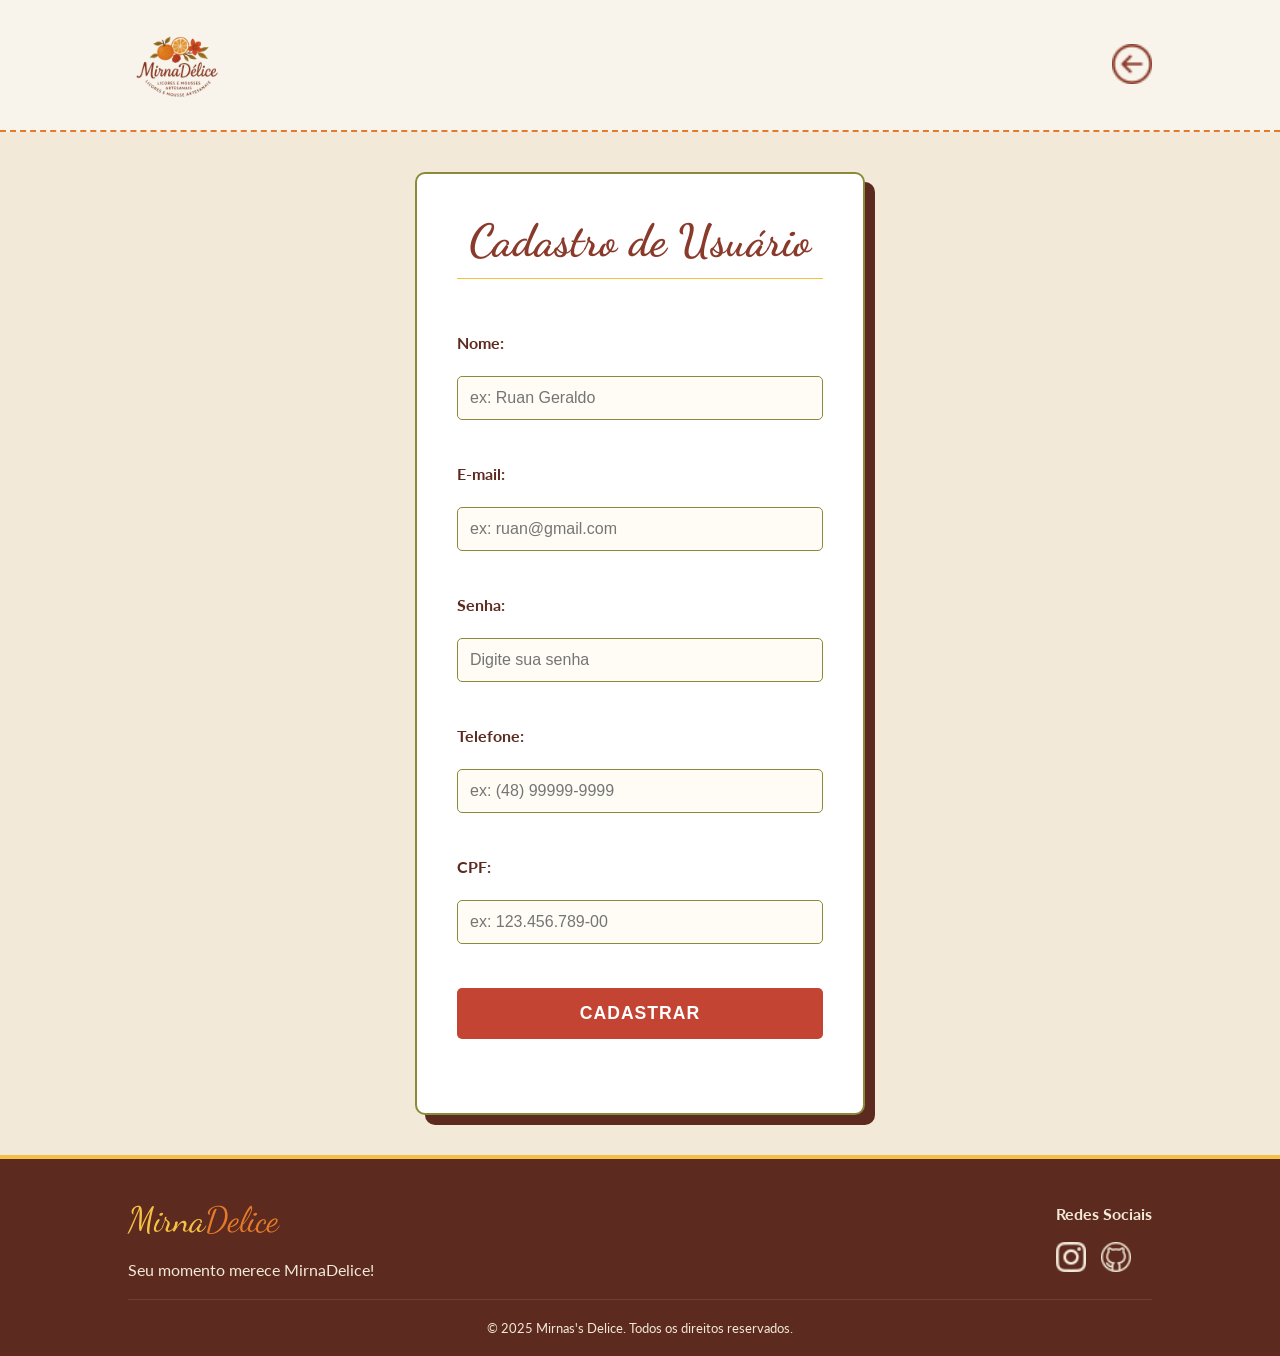
<file: FRONTEND/src/html/cadastroUsuario.html>
<!DOCTYPE html>
<html lang="pt-BR">

<head>
    <meta charset="UTF-8">
    <meta name="viewport" content="width=device-width, initial-scale=1.0">
    <link rel="stylesheet" href="../css/cadastroUsuario.css">
    <script src="../js/progCadastroUsuario.js" defer></script>
    <link rel="shortcut icon" href="../public/imgs/logo.png" type="image/x-icon">
    <title>Mirnas's Delice</title>
</head>

<body>

    <!-- HEADER -->
    <header class="header">
        <img class="logo" src="../../public/logoRemove.png" alt="Logo" width="100px">
        <a href="../html/loginUsuario.html"><img src="../../public/back-button.png" width="40" alt="Voltar"></a>
    </header>

    <!-- FORMULÁRIO -->
    <main>
        <div class="card">
            <h1>Cadastro de Usuário</h1><br>

            <form id="formCadastro">

                <label for="nome">Nome:</label><br>
                <input type="text" id="nome" placeholder="ex: Ruan Geraldo"><br><br>

                <label for="email">E-mail:</label><br>
                <input type="email" id="email" placeholder="ex: ruan@gmail.com"><br><br>

                <label for="senha">Senha:</label><br>
                <input type="password" id="senha" placeholder="Digite sua senha"><br><br>

                <label for="telefone">Telefone:</label><br>
                <input type="text" id="telefone" placeholder="ex: (48) 99999-9999"><br><br>

                <label for="cpf">CPF:</label><br>
                <input type="text" id="cpf" placeholder="ex: 123.456.789-00"><br><br>

                <button class="btn-card" id="btnCadastrar" type="button">Cadastrar</button><br><br>

                <div id="res"></div>

            </form>
        </div>
    </main>

    <!-- FOOTER -->
  <footer>
        <div class="footer-container">

            <div>
                <div class="footer-logo">Mirna<span>Delice</span></div><br>
                <p>Seu momento merece MirnaDelice!</p>
            </div>

            <div class="footer-social">
                <h4>Redes Sociais</h4><br>
               <div class="social-icons">
                    <a href="https://www.instagram.com/ruan_gerald/">
                        <img src="../../public/instagram.png" width="30" alt="Instagram">
                    </a>
                    <a href="https://github.com/ruangerald">
                        <img src="../../public/github.png" width="30" alt="GitHub">
                    </a>
                </div>
            </div>

        </div>

        <div class="footer-bottom">
            <p>© 2025 Mirnas's Delice. Todos os direitos reservados.</p>
        </div>
    </footer>

</body>

</html>
</file>
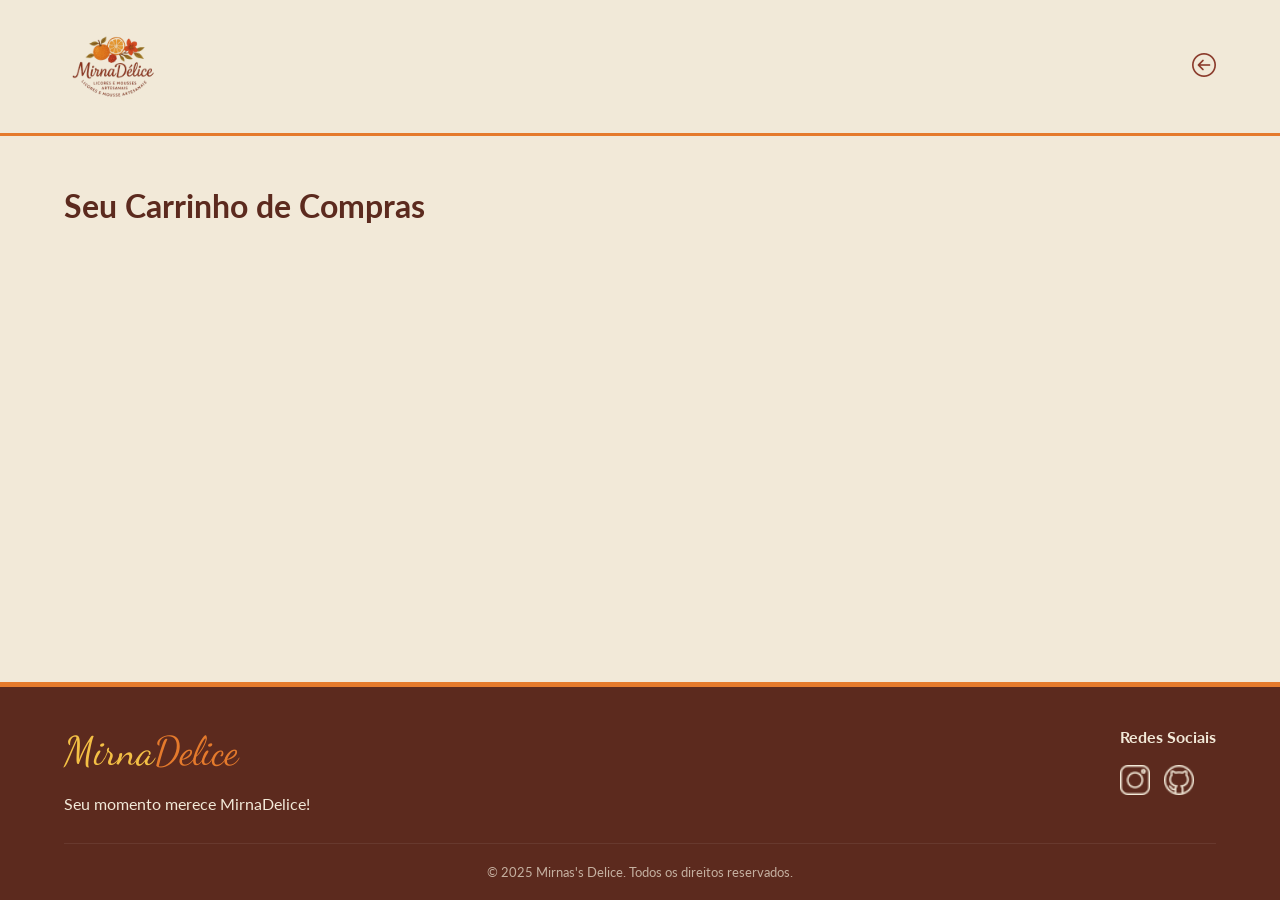
<file: FRONTEND/src/html/carrinho.html>
<!DOCTYPE html>
<html lang="pt-BR">
<head>
    <meta charset="UTF-8">
    <meta name="viewport" content="width=device-width, initial-scale=1.0">
    <title>Meu Carrinho - Mirnas's Delice</title>
    <link rel="stylesheet" href="../css/style.css">
    <script src="../js/progIndex.js"></script> 
    <script src="../js/progCarrinho.js" defer></script> 
</head>
<body>

    <header class="header">
        <a href="../index.html"><img class="logo" src="../../public/logoRemove.png" alt="Logo" width="100px"></a>
      
        <div class="conta">
            <a href="../index.html"><img src="../../public//back-button.png" alt=""></a>

        </div>
    </header>

    <main style="padding: 50px 5%;">
        <h1>Seu Carrinho de Compras</h1>
        
        <div id="carrinho-lista">
            <p id="carrinho-vazio-msg" style="text-align: center; margin-top: 30px; font-size: 1.2rem; color: var(--cor-laranja); display: none;">O carrinho está vazio.</p>
        </div>
        
        <div id="carrinho-resumo" style="margin-top: 40px; border-top: 2px solid var(--cor-titulo); padding-top: 20px;">
            <h2 style="text-align: right;">Total: R$ <span id="total-carrinho">0,00</span></h2>
            <button id="finalizar-compra" style="
                background-color: var(--cor-laranja); 
                color: white; 
                padding: 15px; 
                border: none; 
                border-radius: 5px; 
                font-size: 1.2rem; 
                cursor: pointer; 
                width: 100%; 
                margin-top: 20px;">
                Finalizar Compra
            </button>
        </div>
    </main>
    <footer>
        <div class="footer-container">

            <div>
                <div class="footer-logo">Mirna<span>Delice</span></div><br>
                <p>Seu momento merece MirnaDelice!</p>
            </div>

            <div class="footer-social">
                <h4>Redes Sociais</h4><br>
                <div class="social-icons">
                    <a href="https://www.instagram.com/ruan_gerald/">
                        <img src="../../public/insta.png" width="30" alt="Instagram">
                    </a>
                    <a href="https://github.com/ruangerald">
                        <img src="../../public/github.png" width="30" alt="GitHub">
                    </a>
                </div>
            </div>

        </div>

        <div class="footer-bottom">
            <p>© 2025 Mirnas's Delice. Todos os direitos reservados.</p>
        </div>
    </footer>
    </body>
</html>
</file>
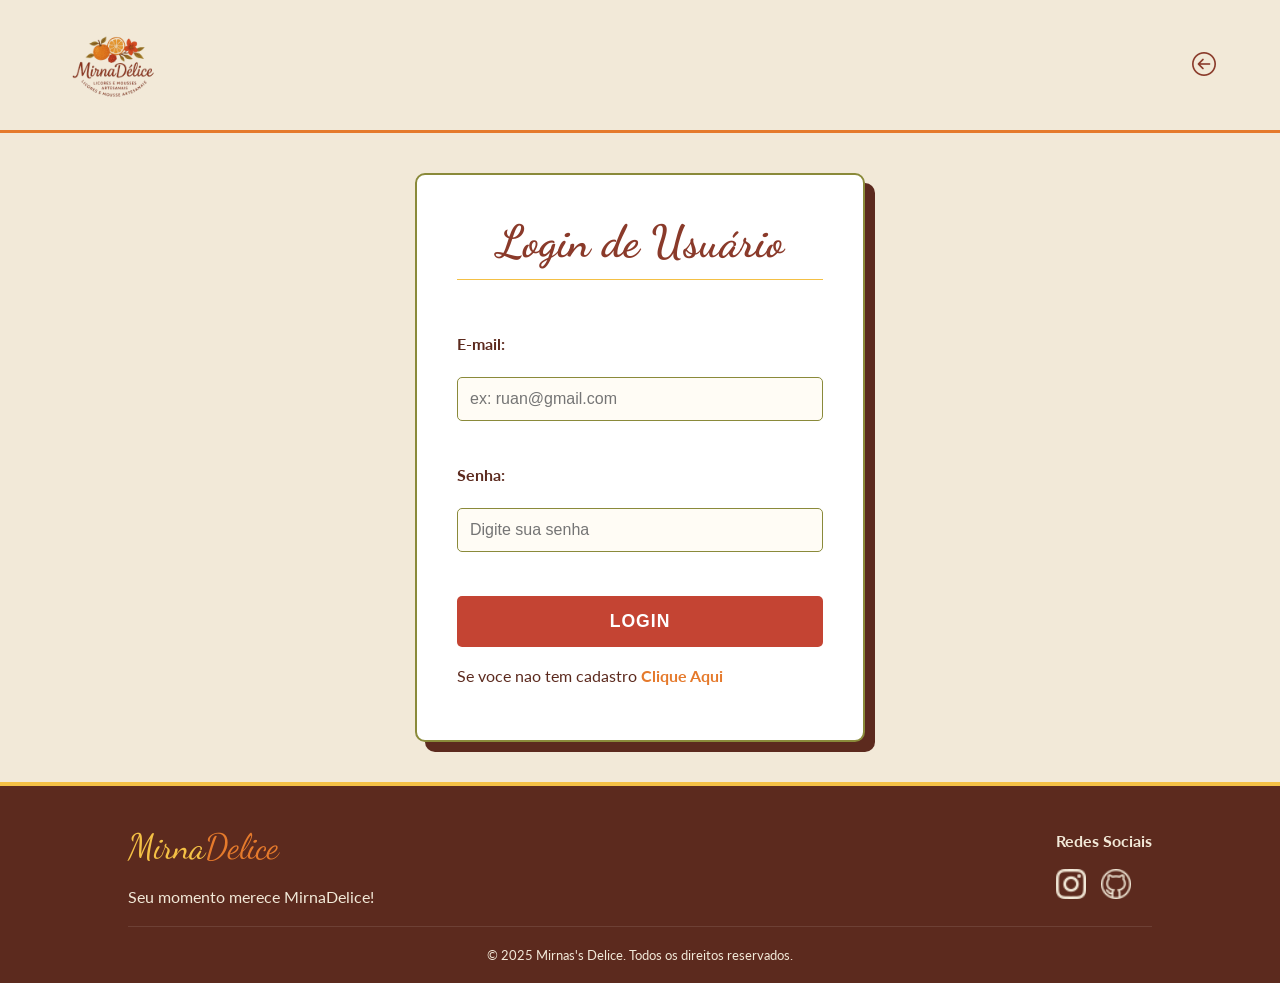
<file: FRONTEND/src/html/loginUsuario.html>
<!DOCTYPE html>
<html lang="pt-BR">

<head>
    <meta charset="UTF-8">
    <meta name="viewport" content="width=device-width, initial-scale=1.0">
    <link rel="stylesheet" href="../css/loginUsuario.css">
    <script src="../js/progLoginUsuario.js" defer></script>
    <link rel="shortcut icon" href="../public/imgs/logo.png" type="image/x-icon">
    <title>Mirnas's Delice</title>
</head>

<body>

    <!-- HEADER -->
    <header class="header">
        <img class="logo" src="../../public/logoRemove.png" alt="Logo" width="100px">

        <a href="../index.html"><img src="../../public/back-button.png" width="24" alt="Voltar"></a>
    </header>

    <!-- FORMULÁRIO -->
    <main>
        <div class="card">
            <h1>Login de Usuário</h1><br>

            <form id="formCadastro">

                <label for="email">E-mail:</label><br>
                <input type="email" id="email" placeholder="ex: ruan@gmail.com"><br><br>

                <label for="senha">Senha:</label><br>
                <input type="text" id="senha" placeholder="Digite sua senha"><br><br>

                <button class="btn-card" id="btnlogin" type="button">login</button><br><br>

                <p>Se voce nao tem cadastro <a href="../html/cadastroUsuario.html">Clique Aqui</a></p>

                <div id="res"></div>

            </form>
        </div>
    </main>

    <!-- FOOTER -->
 <footer>
        <div class="footer-container">

            <div>
                <div class="footer-logo">Mirna<span>Delice</span></div><br>
                <p>Seu momento merece MirnaDelice!</p>
            </div>

            <div class="footer-social">
                <h4>Redes Sociais</h4><br>
               <div class="social-icons">
                    <a href="https://www.instagram.com/ruan_gerald/">
                        <img src="../../public/instagram.png" width="30" alt="Instagram">
                    </a>
                    <a href="https://github.com/ruangerald">
                        <img src="../../public/github.png" width="30" alt="GitHub">
                    </a>
                </div>
            </div>

        </div>

        <div class="footer-bottom">
            <p>© 2025 Mirnas's Delice. Todos os direitos reservados.</p>
        </div>
    </footer>

</body>

</html>
</file>
<file: FRONTEND/src/css/cadastroUsuario.css>
/* =========================================
   ARQUIVO UNIFICADO PARA LOGIN / CADASTRO / USUARIO
   ========================================= */
@import url('https://fonts.googleapis.com/css2?family=Dancing+Script:wght@700&family=Lato:wght@400;700&display=swap');

:root {
    --cor-titulo: #8A3A2A;       /* Marrom Quente */
    --cor-laranja: #E57A2C;      /* Laranja Queimado */
    --cor-amarelo: #F4C045;      /* Amarelo Forte */
    --cor-botao: #C44433;        /* Framboesa */
    --cor-botao-hover: #D0542F;  /* Flor */
    --cor-borda: #8A8A3A;        /* Oliva */
    --cor-texto: #5C2A1E;        /* Marrom Profundo */
    --cor-fundo: #F2E9D8;        /* Off-white */
}

* { margin: 0; padding: 0; box-sizing: border-box; text-decoration: none; }

body {
    font-family: 'Lato', sans-serif;
    background-color: var(--cor-fundo);
    color: var(--cor-texto);
    display: flex;
    flex-direction: column;
    min-height: 100vh;
}

/* --- HEADER --- */
.header {
    background-color: rgba(255,255,255,0.5);
    padding: 15px 10%;
    display: flex;
    justify-content: space-between;
    align-items: center;
    border-bottom: 2px dashed var(--cor-laranja); /* Borda tracejada rústica */
}

.header img:hover { transform: scale(1.1); transition: 0.3s; }

/* --- MAIN & CARD --- */
main {
    flex: 1;
    display: flex;
    justify-content: center;
    align-items: center;
    padding: 40px 20px;
}

.card {
    background-color: #fff;
    width: 100%;
    max-width: 450px;
    padding: 40px;
    border-radius: 10px;
    border: 2px solid var(--cor-borda);
    box-shadow: 10px 10px 0px var(--cor-texto); /* Sombra Rústica */
    text-align: center;
}

.card h1 {
    font-family: 'Dancing Script', cursive;
    color: var(--cor-titulo);
    font-size: 2.8rem;
    margin-bottom: 25px;
    border-bottom: 1px solid var(--cor-amarelo);
    padding-bottom: 10px;
}

/* --- INPUTS E LABELS --- */
form { text-align: left; }

label {
    font-weight: bold;
    color: var(--cor-texto);
    display: block;
    margin-top: 10px;
}

input {
    width: 100%;
    padding: 12px;
    margin-top: 5px;
    margin-bottom: 15px;
    border: 1px solid var(--cor-borda);
    border-radius: 5px;
    background-color: #FFFCF5; /* Creme bem claro */
    font-size: 1rem;
    outline: none;
}

input:focus {
    border-color: var(--cor-laranja);
    box-shadow: 0 0 5px rgba(229, 122, 44, 0.4);
}

/* --- BOTÕES --- */
.btn-card {
    width: 100%;
    padding: 15px;
    background-color: var(--cor-botao);
    color: #fff;
    font-size: 1.1rem;
    font-weight: bold;
    border: none;
    border-radius: 5px;
    cursor: pointer;
    margin-top: 10px;
    transition: background 0.3s;
    text-transform: uppercase;
    letter-spacing: 1px;
}

.btn-card:hover { background-color: var(--cor-botao-hover); }

/* --- LINKS E EXTRAS --- */
p a {
    color: var(--cor-laranja);
    font-weight: bold;
}
p a:hover { color: var(--cor-titulo); text-decoration: underline; }

#res { margin-top: 15px; font-weight: bold; color: var(--cor-titulo); }

/* --- PERFIL (USUARIO.HTML) --- */
.perfil-container p {
    font-size: 1.2rem;
    margin: 10px 0;
    text-align: left;
    border-bottom: 1px dashed #ccc;
    padding-bottom: 5px;
}

/* --- FOOTER --- */
footer {
    background-color: var(--cor-texto);
    color: var(--cor-fundo);
    padding: 40px 10% 20px;
    border-top: 4px solid var(--cor-amarelo);
    margin-top: auto;
}

.footer-container {
    display: flex;
    justify-content: space-between;
    align-items: center;
    flex-wrap: wrap;
    gap: 20px;
}

.footer-logo {
    font-family: 'Dancing Script', cursive;
    font-size: 2.2rem;
    color: var(--cor-amarelo);
}
.footer-logo span { color: var(--cor-laranja); }

.social-icons { display: flex; gap: 15px; }
/* .social-icons img { filter: invert(1); transition: 0.3s; } */
.social-icons img:hover { transform: scale(1.2); }

.footer-bottom {
    text-align: center;
    margin-top: 20px;
    padding-top: 20px;
    border-top: 1px solid rgba(255,255,255,0.1);
    font-size: 0.8rem;
}

@media (max-width: 600px) {
    .card { box-shadow: 5px 5px 0px var(--cor-texto); }
    .footer-container { flex-direction: column; text-align: center; }
}
</file>
<file: FRONTEND/src/css/style.css>
/* =========================================
   IMPORTAÇÃO DE FONTES & VARIÁVEIS
   ========================================= */
@import url('https://fonts.googleapis.com/css2?family=Dancing+Script:wght@700&family=Lato:wght@400;700&display=swap');

:root {
    --cor-titulo: #8A3A2A;       /* Marrom Avermelhado */
    --cor-laranja: #E57A2C;      /* Laranja Queimado */
    --cor-amarelo: #F4C045;      /* Amarelo Forte */
    --cor-botao: #C44433;        /* Vermelho Framboesa */
    --cor-botao-hover: #D0542F;  /* Flor/Laranja Avermelhado */
    --cor-borda: #8A8A3A;        /* Folhas/Verde Oliva */
    --cor-texto: #5C2A1E;        /* Marrom Profundo */
    --cor-fundo: #F2E9D8;        /* Off-white Bege */
}

/* =========================================
   RESET E GERAL
   ========================================= */
* {
    margin: 0;
    padding: 0;
    box-sizing: border-box;
    text-decoration: none;
    list-style: none;
}

body {
    background-color: var(--cor-fundo);
    color: var(--cor-texto);
    font-family: 'Lato', sans-serif;
}

/* =========================================
   HEADER
   ========================================= */
.header {
    background-color: rgba(242, 233, 216, 0.95); /* Bege com transparência */
    padding: 15px 5%;
    display: flex;
    justify-content: space-between;
    align-items: center;
    border-bottom: 3px solid var(--cor-laranja);
    position: sticky;
    top: 0;
    z-index: 1000;
}

.menu a {
    color: var(--cor-titulo);
    font-size: 1.2rem;
    margin: 0 15px;
    font-weight: bold;
    transition: color 0.3s;
    font-family: 'Dancing Script', cursive; /* Toque artesanal no menu */
}

.menu a:hover {
    color: var(--cor-botao);
}
.conta {
    gap: 20px;
    display: flex;
}

.conta button {
    background: none;
    border: none;
    cursor: pointer;
    transition: transform 0.3s;
}

.conta button:hover {
    transform: scale(1.1);
}

/* =========================================
   HERO SECTION
   ========================================= */
.hero {
    /* Sugestão: Coloque uma imagem de fundo de licores ou textura de madeira aqui */
    background-color: var(--cor-texto); 
    color: var(--cor-fundo);
    text-align: center;
    padding: 80px 20px;
    border-bottom: 5px solid var(--cor-amarelo);
}

.hero h1 {
    font-family: 'Dancing Script', cursive;
    font-size: 4rem;
    color: var(--cor-amarelo);
    margin-bottom: 20px;
    text-shadow: 2px 2px 0px #000;
}

.hero p {
    font-size: 1.2rem;
    margin-bottom: 30px;
    max-width: 600px;
    margin-left: auto;
    margin-right: auto;
}

.btn-hero {
    background-color: var(--cor-botao);
    color: #fff;
    padding: 15px 30px;
    border-radius: 30px;
    font-weight: bold;
    font-size: 1.1rem;
    transition: background 0.3s, transform 0.2s;
    display: inline-block;
}

.btn-hero:hover {
    background-color: var(--cor-botao-hover);
    transform: scale(1.05);
}

/* =========================================
   CARDS (MODELOS/PRODUTOS)
   ========================================= */
.modelos {
    padding: 50px 5%;
    text-align: center;
}

.modelos h2 {
    font-family: 'Dancing Script', cursive;
    font-size: 3rem;
    color: var(--cor-titulo);
    margin-bottom: 40px;
    position: relative;
    display: inline-block;
}

/* Detalhe decorativo embaixo do título */
.modelos h2::after {
    content: '';
    display: block;
    width: 60%;
    height: 3px;
    background-color: var(--cor-laranja);
    margin: 5px auto 0;
}

.cards-container {
    display: flex;
    justify-content: center;
    flex-wrap: wrap;
    gap: 30px;
}

.produto-card {
    background-color: #FFF;
    border: 2px solid var(--cor-borda);
    border-radius: 15px;
    width: 300px;
    padding: 20px;
    text-align: center;
    box-shadow: 8px 8px 0px var(--cor-texto); /* Sombra dura estilo retro */
    transition: transform 0.3s;
}

.produto-card:hover {
    transform: translateY(-5px);
}

.produto-card img {
    width: 100%;
    border-radius: 10px;
    margin-bottom: 15px;
    border: 1px solid #ddd;
}

.produto-card h3 {
    color: var(--cor-titulo);
    margin-bottom: 10px;
    font-family: 'Lato', sans-serif;
}

.produto-card p {
    font-size: 0.9rem;
    color: #666;
    margin-bottom: 20px;
    line-height: 1.4;
}

.btn-card {
    display: inline-block;
    padding: 10px 20px;
    border: 2px solid var(--cor-botao);
    color: var(--cor-botao);
    font-weight: bold;
    border-radius: 5px;
    transition: all 0.3s;
}

.btn-card:hover {
    background-color: var(--cor-botao);
    color: #fff;
}

/* =========================================
   FOOTER
   ========================================= */
footer {
    background-color: var(--cor-texto);
    color: var(--cor-fundo);
    padding: 40px 5% 20px;
    border-top: 5px solid var(--cor-laranja);
}

.footer-container {
    display: flex;
    justify-content: space-between;
    flex-wrap: wrap;
    gap: 20px;
    margin-bottom: 30px;
}

.footer-logo {
    font-family: 'Dancing Script', cursive;
    font-size: 2.5rem;
    color: var(--cor-amarelo);
}

.footer-logo span {
    color: var(--cor-laranja);
}

.social-icons img {
    /* filter: invert(1); Deixa icones brancos */
    margin-right: 10px;
    transition: transform 0.3s;
}

.social-icons img:hover {
    transform: scale(1.2);
}

.footer-bottom {
    text-align: center;
    border-top: 1px solid rgba(255,255,255,0.1);
    padding-top: 20px;
    font-size: 0.8rem;
    opacity: 0.7;
}


/* =========================================
   CARDS (MODELOS/PRODUTOS) - CONTINUAÇÃO
   ========================================= */

/* Estilo para o preço dentro do card */
.produto-card .preco {
    font-size: 1.4rem;
    color: var(--cor-laranja);
    font-weight: bold;
    margin-bottom: 15px;
}

.produto-card button {
    /* Estilo principal do botão "Adicionar no carrinho" */
    background-color: var(--cor-botao);
    color: #fff;
    padding: 10px 20px;
    border: none;
    border-radius: 5px;
    font-weight: bold;
    font-size: 1.0rem;
    cursor: pointer;
    transition: background-color 0.3s, transform 0.2s;
    width: 100%; /* Ocupa a largura total do card */
    box-shadow: 2px 2px 0px var(--cor-texto);
}

.produto-card button:hover {
    background-color: var(--cor-botao-hover);
    transform: translateY(-2px); /* Efeito sutil de elevação */
    box-shadow: 4px 4px 0px var(--cor-texto);
}

.produto-card button:active {
    transform: translateY(1px); /* Efeito de clique */
    box-shadow: 1px 1px 0px var(--cor-texto);
}

/* =========================================
   RESET E GERAL - MODIFICAÇÃO
   ========================================= */
/* ... (Seu código anterior) ... */

body {
    background-color: var(--cor-fundo);
    color: var(--cor-texto);
    font-family: 'Lato', sans-serif;
    
    /* Regras do Sticky Footer: */
    display: flex; /* Define o corpo como um container flex */
    flex-direction: column; /* Organiza os filhos verticalmente */
    min-height: 100vh; /* Garante que o corpo ocupe 100% da altura da tela */
}

/* ... (Seu código anterior) ... */

/* =========================================
   CARDS (MODELOS/PRODUTOS) - MODIFICAÇÃO
   ========================================= */

/* Use a tag <main> para empurrar o footer para baixo */
main {
    flex-grow: 1; /* Permite que o <main> ocupe todo o espaço disponível restante */
}

/* ... SEÇÃO RESET E GERAL ... */
body {
    /* ... (Estilos existentes) ... */
    
    /* ADICIONE estas 3 linhas */
    display: flex;
    flex-direction: column;
    min-height: 100vh; 
}

/* ... (Outras Seções) ... */

/* ADICIONE este bloco para empurrar o footer */
main {
    flex-grow: 1; 
}

/* ... (Outras Seções, incluindo FOOTER) ... */
</file>
<file: FRONTEND/src/css/loginUsuario.css>
/* =========================================
   ARQUIVO UNIFICADO PARA LOGIN / CADASTRO / USUARIO
   ========================================= */
@import url('https://fonts.googleapis.com/css2?family=Dancing+Script:wght@700&family=Lato:wght@400;700&display=swap');

:root {
    --cor-titulo: #8A3A2A;       /* Marrom Quente */
    --cor-laranja: #E57A2C;      /* Laranja Queimado */
    --cor-amarelo: #F4C045;      /* Amarelo Forte */
    --cor-botao: #C44433;        /* Framboesa */
    --cor-botao-hover: #D0542F;  /* Flor */
    --cor-borda: #8A8A3A;        /* Oliva */
    --cor-texto: #5C2A1E;        /* Marrom Profundo */
    --cor-fundo: #F2E9D8;        /* Off-white */
}

* { margin: 0; padding: 0; box-sizing: border-box; text-decoration: none; }

body {
    font-family: 'Lato', sans-serif;
    background-color: var(--cor-fundo);
    color: var(--cor-texto);
    display: flex;
    flex-direction: column;
    min-height: 100vh;
}

/* =========================================
   HEADER
   ========================================= */
   .header {
    background-color: rgba(242, 233, 216, 0.95); /* Bege com transparência */
    padding: 15px 5%;
    display: flex;
    justify-content: space-between;
    align-items: center;
    border-bottom: 3px solid var(--cor-laranja);
    position: sticky;
    top: 0;
    z-index: 1000;
}

.menu a {
    color: var(--cor-titulo);
    font-size: 1.2rem;
    margin: 0 15px;
    font-weight: bold;
    transition: color 0.3s;
    font-family: 'Dancing Script', cursive; /* Toque artesanal no menu */
}

.menu a:hover {
    color: var(--cor-botao);
}
.header img:hover { transform: scale(1.1); transition: 0.3s; }

/* --- MAIN & CARD --- */
main {
    flex: 1;
    display: flex;
    justify-content: center;
    align-items: center;
    padding: 40px 20px;
}

.card {
    background-color: #fff;
    width: 100%;
    max-width: 450px;
    padding: 40px;
    border-radius: 10px;
    border: 2px solid var(--cor-borda);
    box-shadow: 10px 10px 0px var(--cor-texto); /* Sombra Rústica */
    text-align: center;
}

.card h1 {
    font-family: 'Dancing Script', cursive;
    color: var(--cor-titulo);
    font-size: 2.8rem;
    margin-bottom: 25px;
    border-bottom: 1px solid var(--cor-amarelo);
    padding-bottom: 10px;
}

/* --- INPUTS E LABELS --- */
form { text-align: left; }

label {
    font-weight: bold;
    color: var(--cor-texto);
    display: block;
    margin-top: 10px;
}

input {
    width: 100%;
    padding: 12px;
    margin-top: 5px;
    margin-bottom: 15px;
    border: 1px solid var(--cor-borda);
    border-radius: 5px;
    background-color: #FFFCF5; /* Creme bem claro */
    font-size: 1rem;
    outline: none;
}

input:focus {
    border-color: var(--cor-laranja);
    box-shadow: 0 0 5px rgba(229, 122, 44, 0.4);
}

/* --- BOTÕES --- */
.btn-card {
    width: 100%;
    padding: 15px;
    background-color: var(--cor-botao);
    color: #fff;
    font-size: 1.1rem;
    font-weight: bold;
    border: none;
    border-radius: 5px;
    cursor: pointer;
    margin-top: 10px;
    transition: background 0.3s;
    text-transform: uppercase;
    letter-spacing: 1px;
}

.btn-card:hover { background-color: var(--cor-botao-hover); }

/* --- LINKS E EXTRAS --- */
p a {
    color: var(--cor-laranja);
    font-weight: bold;
}
p a:hover { color: var(--cor-titulo); text-decoration: underline; }

#res { margin-top: 15px; font-weight: bold; color: var(--cor-titulo); }

/* --- PERFIL (USUARIO.HTML) --- */
.perfil-container p {
    font-size: 1.2rem;
    margin: 10px 0;
    text-align: left;
    border-bottom: 1px dashed #ccc;
    padding-bottom: 5px;
}

/* --- FOOTER --- */
footer {
    background-color: var(--cor-texto);
    color: var(--cor-fundo);
    padding: 40px 10% 20px;
    border-top: 4px solid var(--cor-amarelo);
    margin-top: auto;
}

.footer-container {
    display: flex;
    justify-content: space-between;
    align-items: center;
    flex-wrap: wrap;
    gap: 20px;
}

.footer-logo {
    font-family: 'Dancing Script', cursive;
    font-size: 2.2rem;
    color: var(--cor-amarelo);
}
.footer-logo span { color: var(--cor-laranja); }

.social-icons { display: flex; gap: 15px; }
/* .social-icons img { filter: invert(1); transition: 0.3s; } */
.social-icons img:hover { transform: scale(1.2); }

.footer-bottom {
    text-align: center;
    margin-top: 20px;
    padding-top: 20px;
    border-top: 1px solid rgba(255,255,255,0.1);
    font-size: 0.8rem;
}

@media (max-width: 600px) {
    .card { box-shadow: 5px 5px 0px var(--cor-texto); }
    .footer-container { flex-direction: column; text-align: center; }
}
</file>
